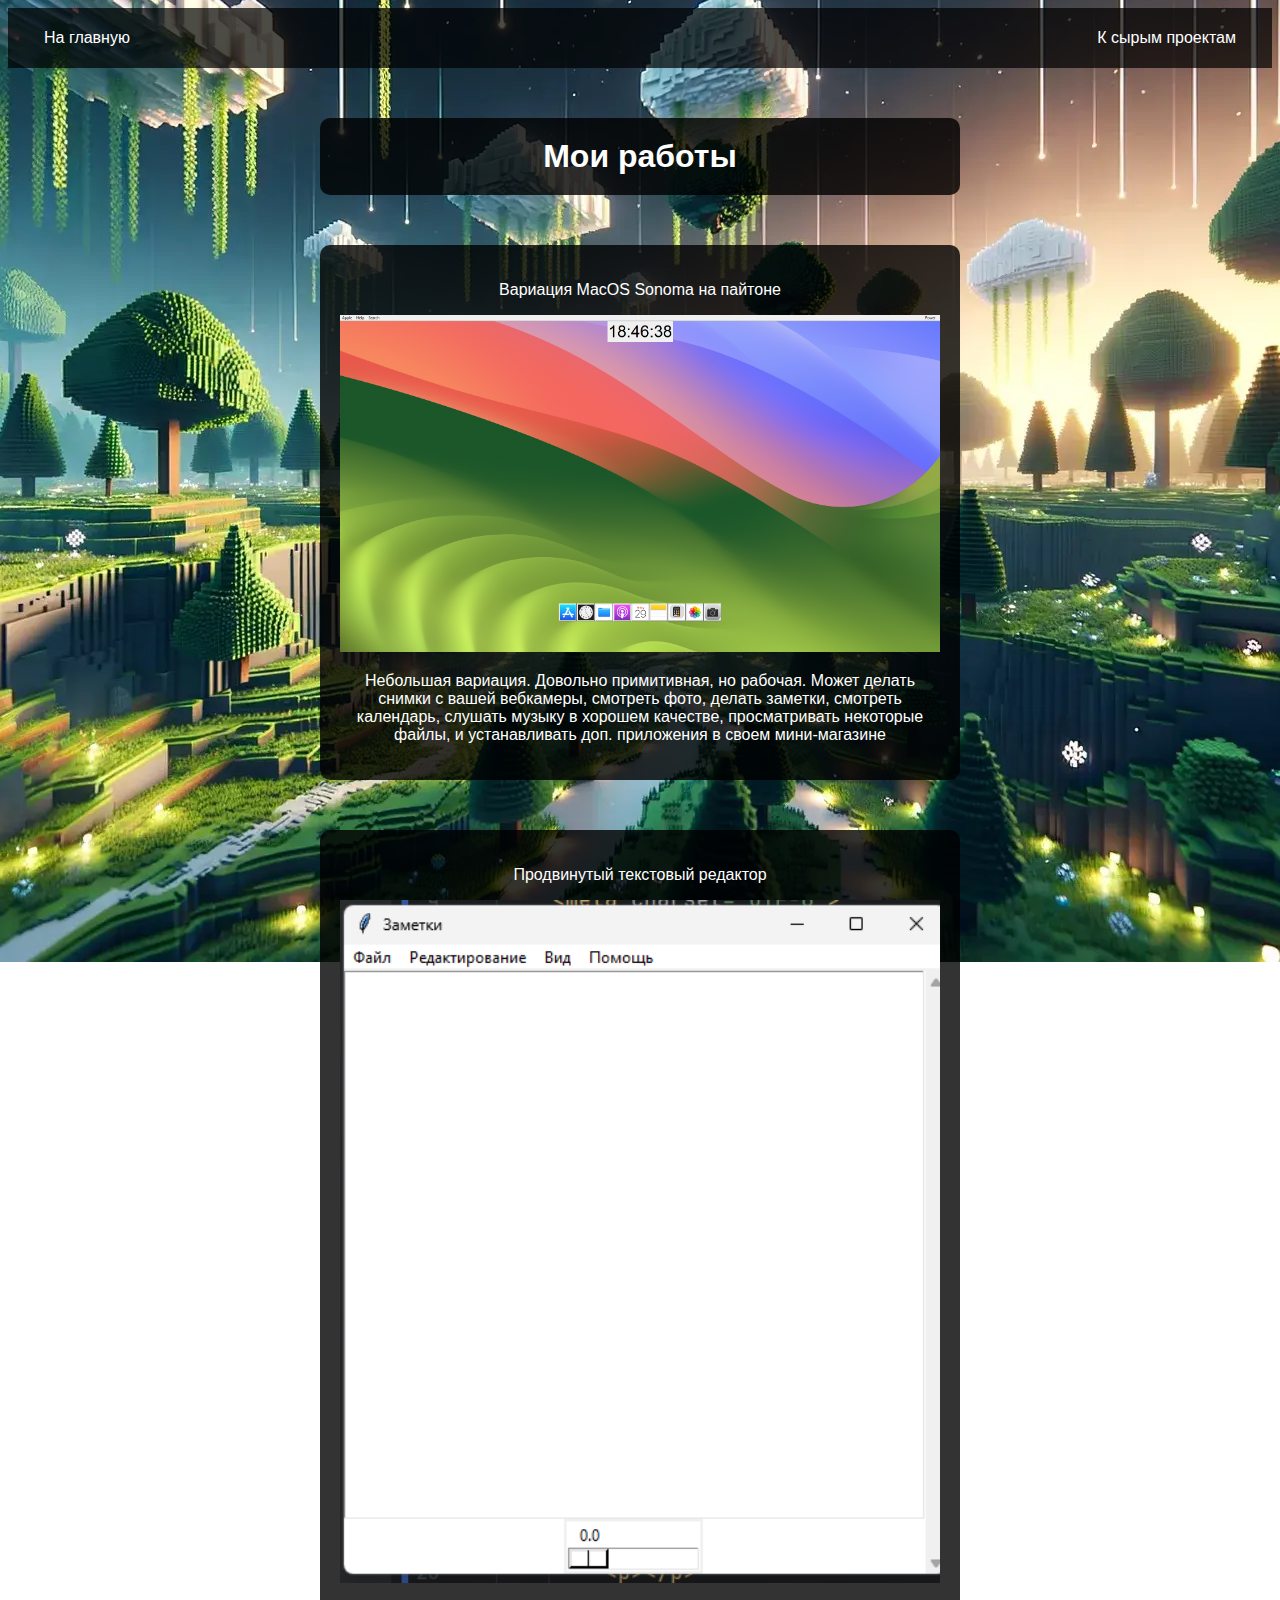
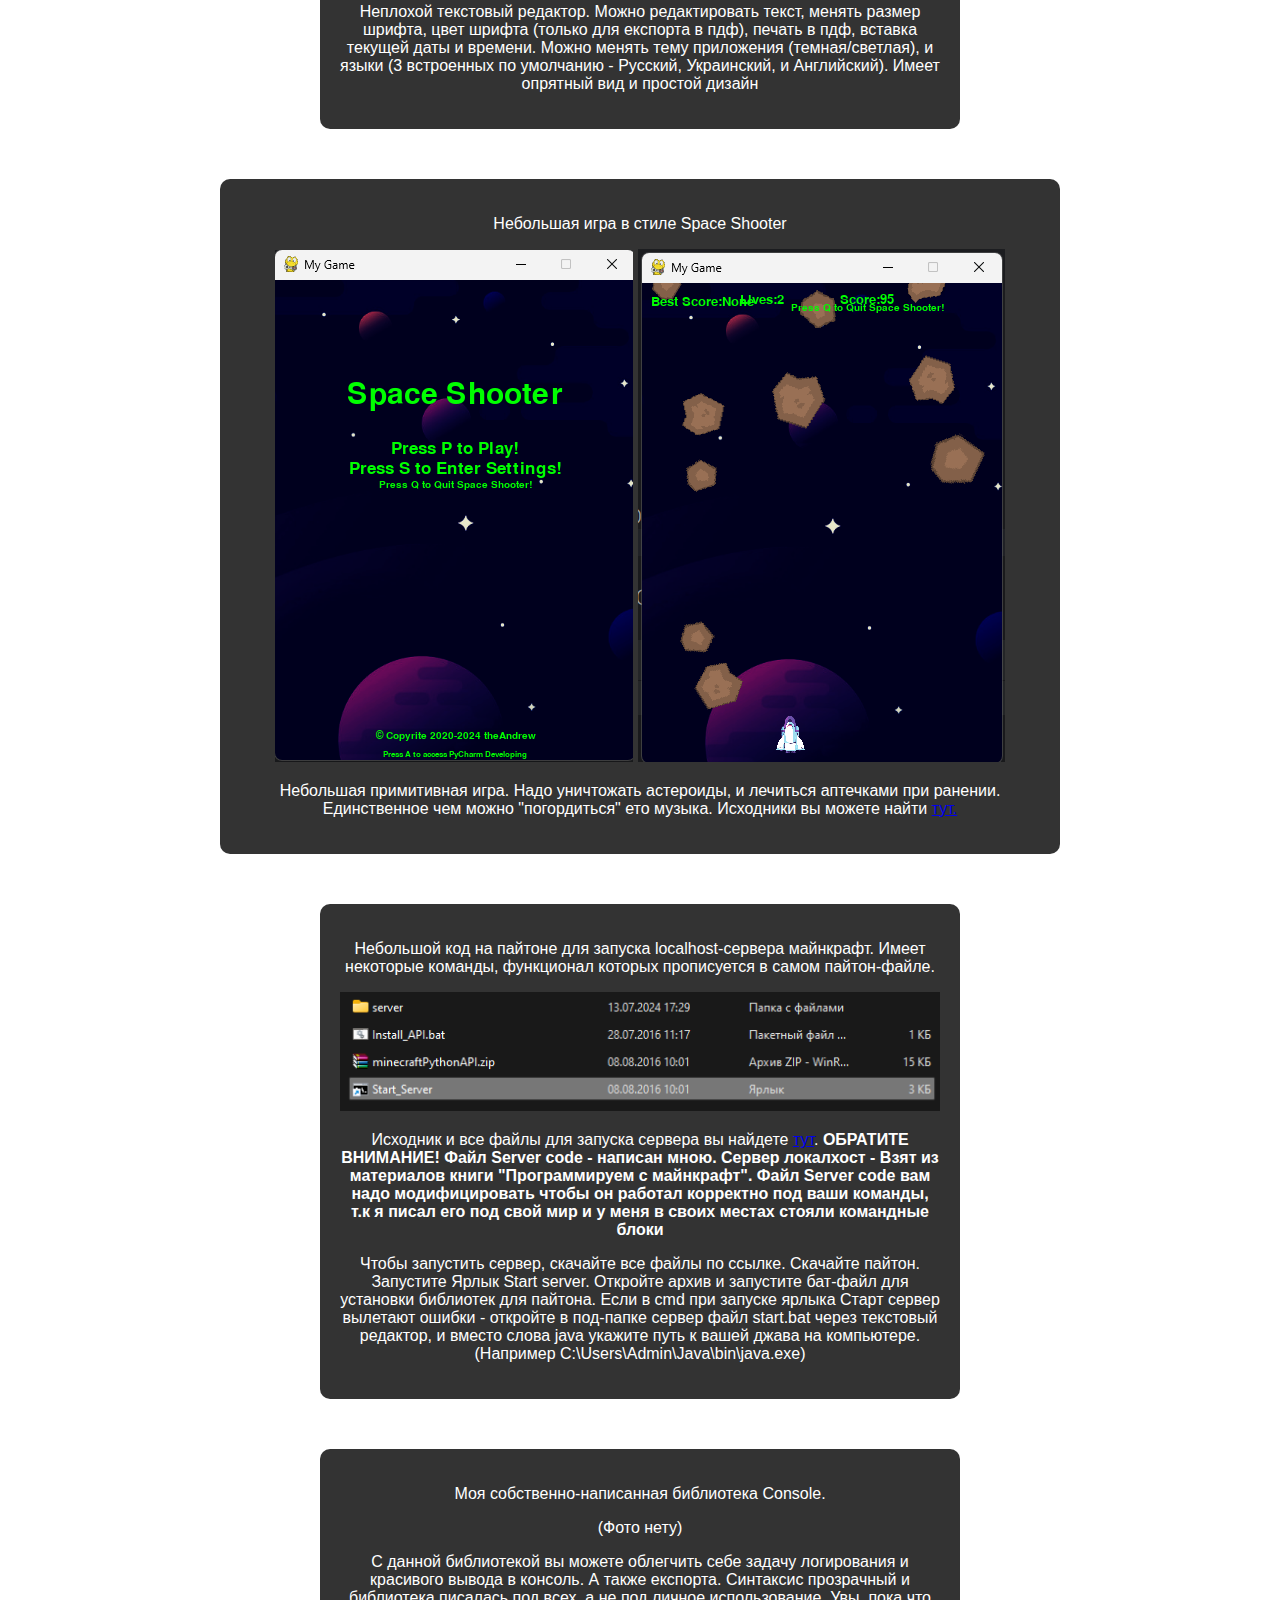
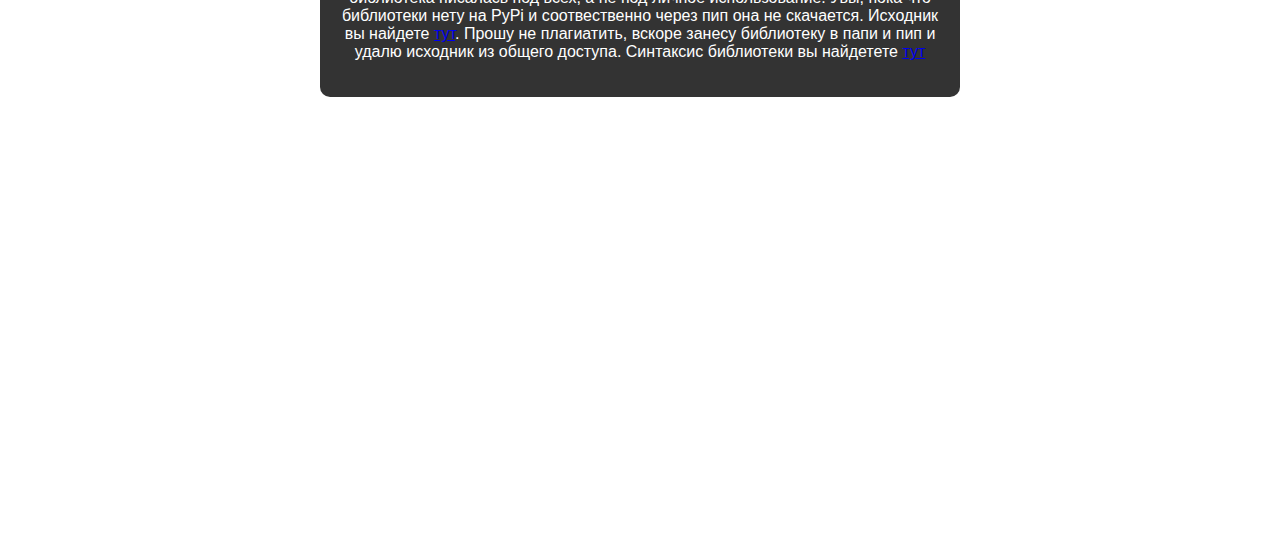
<file: index.html>
<!doctype html>
<html lang="en">
<head>
    <meta charset="UTF-8">
    <meta name="viewport"
          content="width=device-width, user-scalable=no, initial-scale=1.0, maximum-scale=1.0, minimum-scale=1.0">
    <meta http-equiv="X-UA-Compatible" content="ie=edge">
    <title>Portfolio</title>
    <link rel="stylesheet" href="css/style.css">
    <script>
        function back() {
            window.location.href = "../site/index.html";
        }
        function raw() {
                window.location.href = "../site/sub-s/raw.html";
            }
    </script>
</head>

<header>
    <button onclick="back()" class="main-button">На главную</button>
    <button onclick="raw()" class="main-button">К сырым проектам</button>

</header>

<body>
    <h1 class="box">Мои работы</h1>

    <div class="box">
        <p>Вариация MacOS Sonoma на пайтоне</p>
        <img src="assets/MacOS%20Sonoma.png" alt="MacOS Sonoma screenshot">
        <p>Небольшая вариация. Довольно примитивная, но рабочая. Может делать снимки с вашей вебкамеры, смотреть фото, делать заметки, смотреть календарь, слушать музыку в хорошем качестве, просматривать некоторые файлы, и устанавливать доп. приложения в своем мини-магазине</p>
    </div>

    <div class="box">
        <p>Продвинутый текстовый редактор</p>
        <img src="assets/Text%20editor.png" alt="Text editor screenshot">
        <p>Неплохой текстовый редактор. Можно редактировать текст, менять размер шрифта, цвет шрифта (только для експорта в пдф), печать в пдф, вставка текущей даты и времени. Можно менять тему приложения (темная/светлая), и языки (3 встроенных по умолчанию - Русский, Украинский, и Английский). Имеет опрятный вид и простой дизайн</p>
    </div>

    <div class="box2">
        <p>Небольшая игра в стиле Space Shooter</p>
        <img src="assets/SpaceShooter1.png" alt="SpaceShooter main screenshot screenshot">
        <img src="assets/SpaceShooter2.png" alt="SpaceShooter in-game screenshot screenshot">
        <p>Небольшая примитивная игра. Надо уничтожать астероиды, и лечиться аптечками при ранении. Единственное чем можно "погордиться" ето музыка. Исходники вы можете найти
            <a href="https://drive.google.com/drive/folders/14FF0SlbJstwngqoT28lo3hdzzs9Xg4GY?usp=sharing" target="_blank">тут.</a></p>
    </div>

    <div class="box">
        <p>Небольшой код на пайтоне для запуска localhost-сервера майнкрафт. Имеет некоторые команды, функционал которых прописуется в самом пайтон-файле. </p>
        <img src="assets/Server.png" alt="Minecraft server folder screenshot">
        <p>Исходник и все файлы для запуска сервера вы найдете
        <a href="https://drive.google.com/drive/folders/1GQemszBXviSUtaApQ8FzFtFw3yVMWDOv?usp=sharing" target="_blank">тут</a>. <b>ОБРАТИТЕ ВНИМАНИЕ! Файл Server code - написан мною. Сервер локалхост - Взят из материалов книги "Программируем с майнкрафт". Файл Server code вам надо модифицировать чтобы он работал корректно под ваши команды, т.к я писал его под свой мир и у меня в своих местах стояли командные блоки</b></p>
        <p>Чтобы запустить сервер, скачайте все файлы по ссылке. Скачайте пайтон. Запустите Ярлык Start server. Откройте архив и запустите бат-файл для установки библиотек для пайтона. Если в cmd при запуске ярлыка Старт сервер вылетают ошибки - откройте в под-папке сервер файл start.bat через текстовый редактор, и вместо слова java укажите путь к вашей джава на компьютере. (Например C:\Users\Admin\Java\bin\java.exe)</p>
    </div>

    <div class="box">
        <p>Моя собственно-написанная библиотека Console.</p>
        <p>(Фото нету)</p>
        <p>С данной библиотекой вы можете облегчить себе задачу логирования и красивого вывода в консоль. А также експорта. Синтаксис прозрачный и библиотека писалась под всех, а не под личное использование. Увы, пока что библиотеки нету на PyPi и соотвественно через пип она не скачается. Исходник вы найдете
            <a href="https://drive.google.com/drive/folders/1Yb7HHd3DkK2V3Wzm1shMFhGZo5BMMfzW?usp=sharing">тут</a>. Прошу не плагиатить, вскоре занесу библиотеку в папи и пип и удалю исходник из общего доступа. Синтаксис библиотеки вы найдетете
            <a href="sub-s/console-syntax.html" target="_blank">тут</a></p>
    </div>

</body>
</html>
</file>
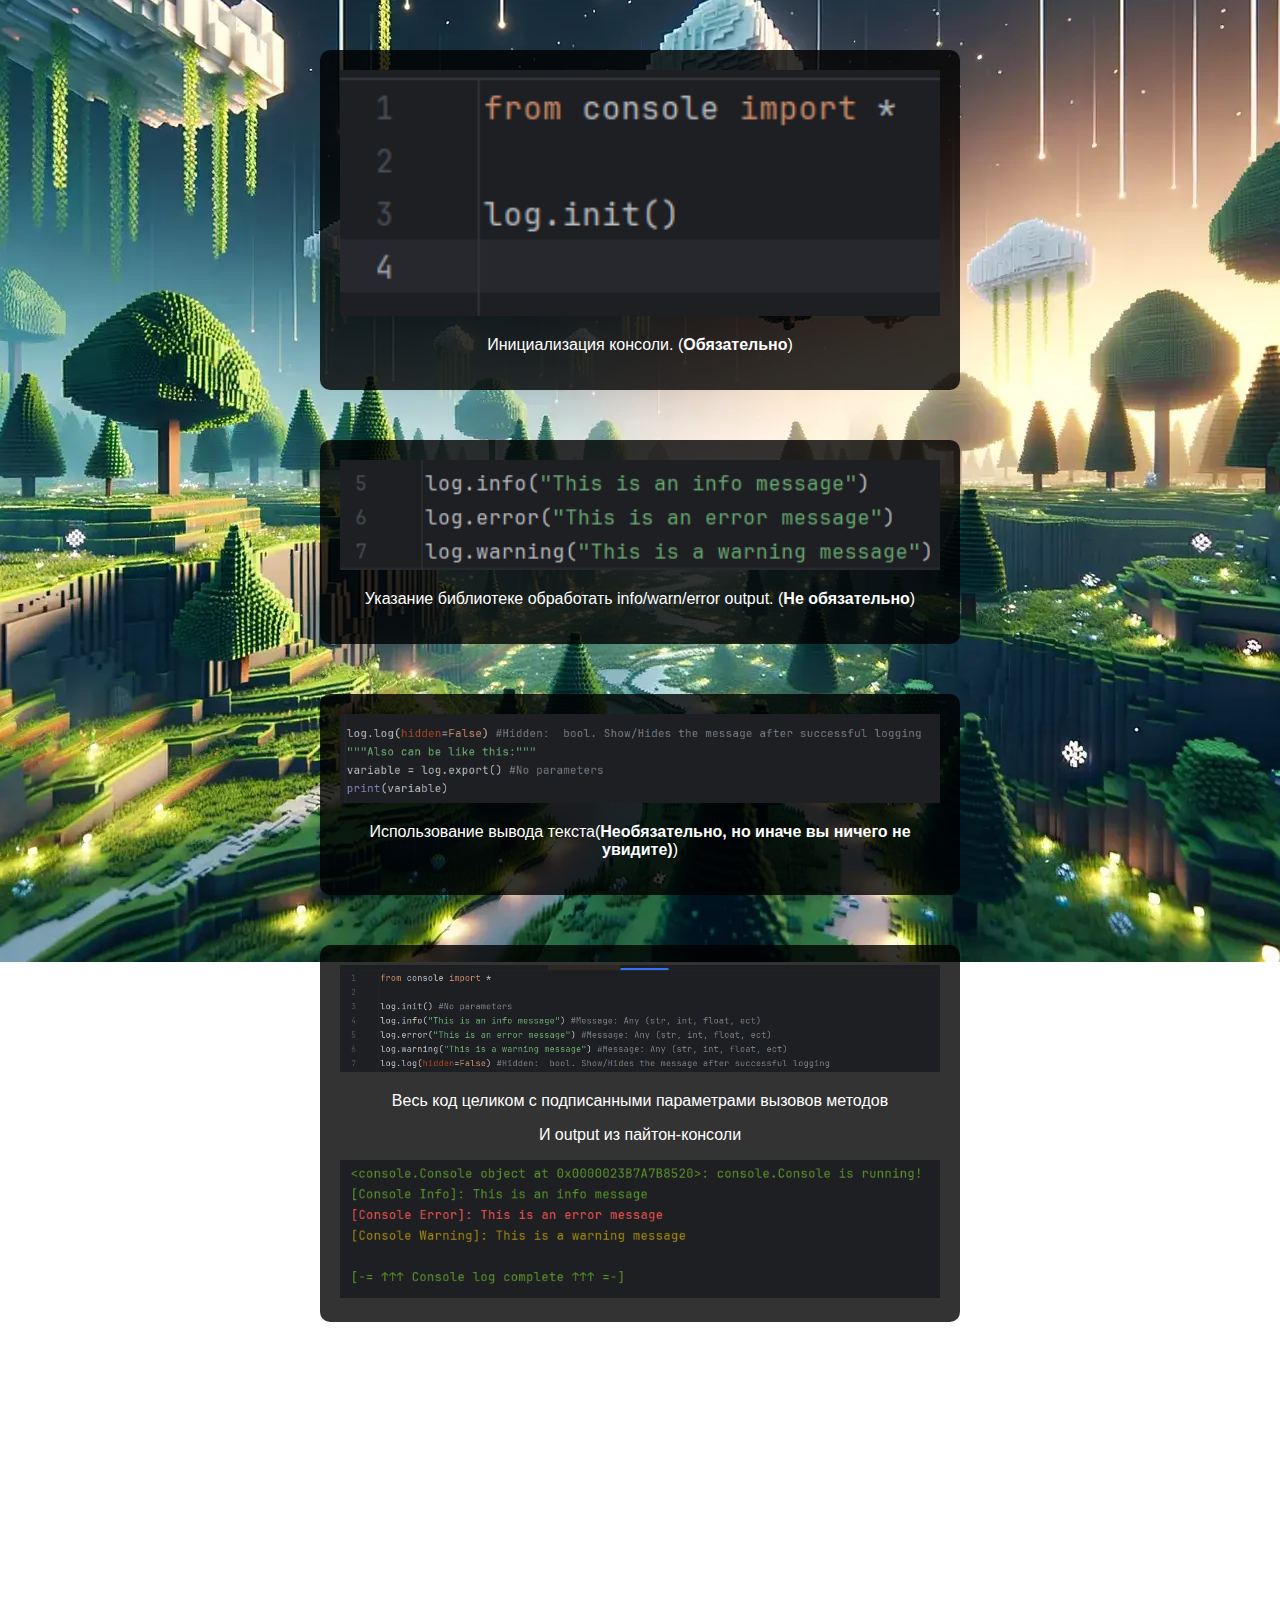
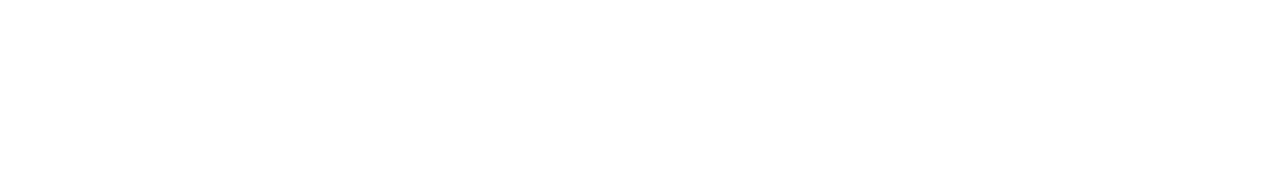
<file: sub-s/console-syntax.html>
<!doctype html>
<html lang="en">
<head>
    <meta charset="UTF-8">
    <meta name="viewport"
          content="width=device-width, user-scalable=no, initial-scale=1.0, maximum-scale=1.0, minimum-scale=1.0">
    <meta http-equiv="X-UA-Compatible" content="ie=edge">
    <title>Portfolio: Console syntax</title>
    <link rel="stylesheet" href="../css/style.css">
</head>
<body>
    <div class="box">
        <img src="../assets/console-syntax-init.png" alt="Console syntax 1 screenshot">
        <p>Инициализация консоли. (<b>Обязательно</b>)</p>
    </div>

    <div class="box">
        <img src="../assets/console-syntax-in.png" alt="Console syntax 2 screenshot">
        <p>Указание библиотеке обработать info/warn/error output. (<b>Не обязательно</b>)</p>
    </div>

    <div class="box">
        <img src="../assets/console-syntax-out.png" alt="Console syntax 3 screenshot">
        <p>Использование вывода текста(<b>Необязательно, но иначе вы ничего не увидите)</b>)</p>
    </div>

    <div class="box">
        <img src="../assets/console-syntax-all.png" alt="Console syntax 4 screenshot">
        <p>Весь код целиком с подписанными параметрами вызовов методов</p>
        <p>И output из пайтон-консоли</p>
        <img src="../assets/console-syntax-output.png" alt="Console syntax 5 screenshot">
    </div>
</body>
</html>
</file>
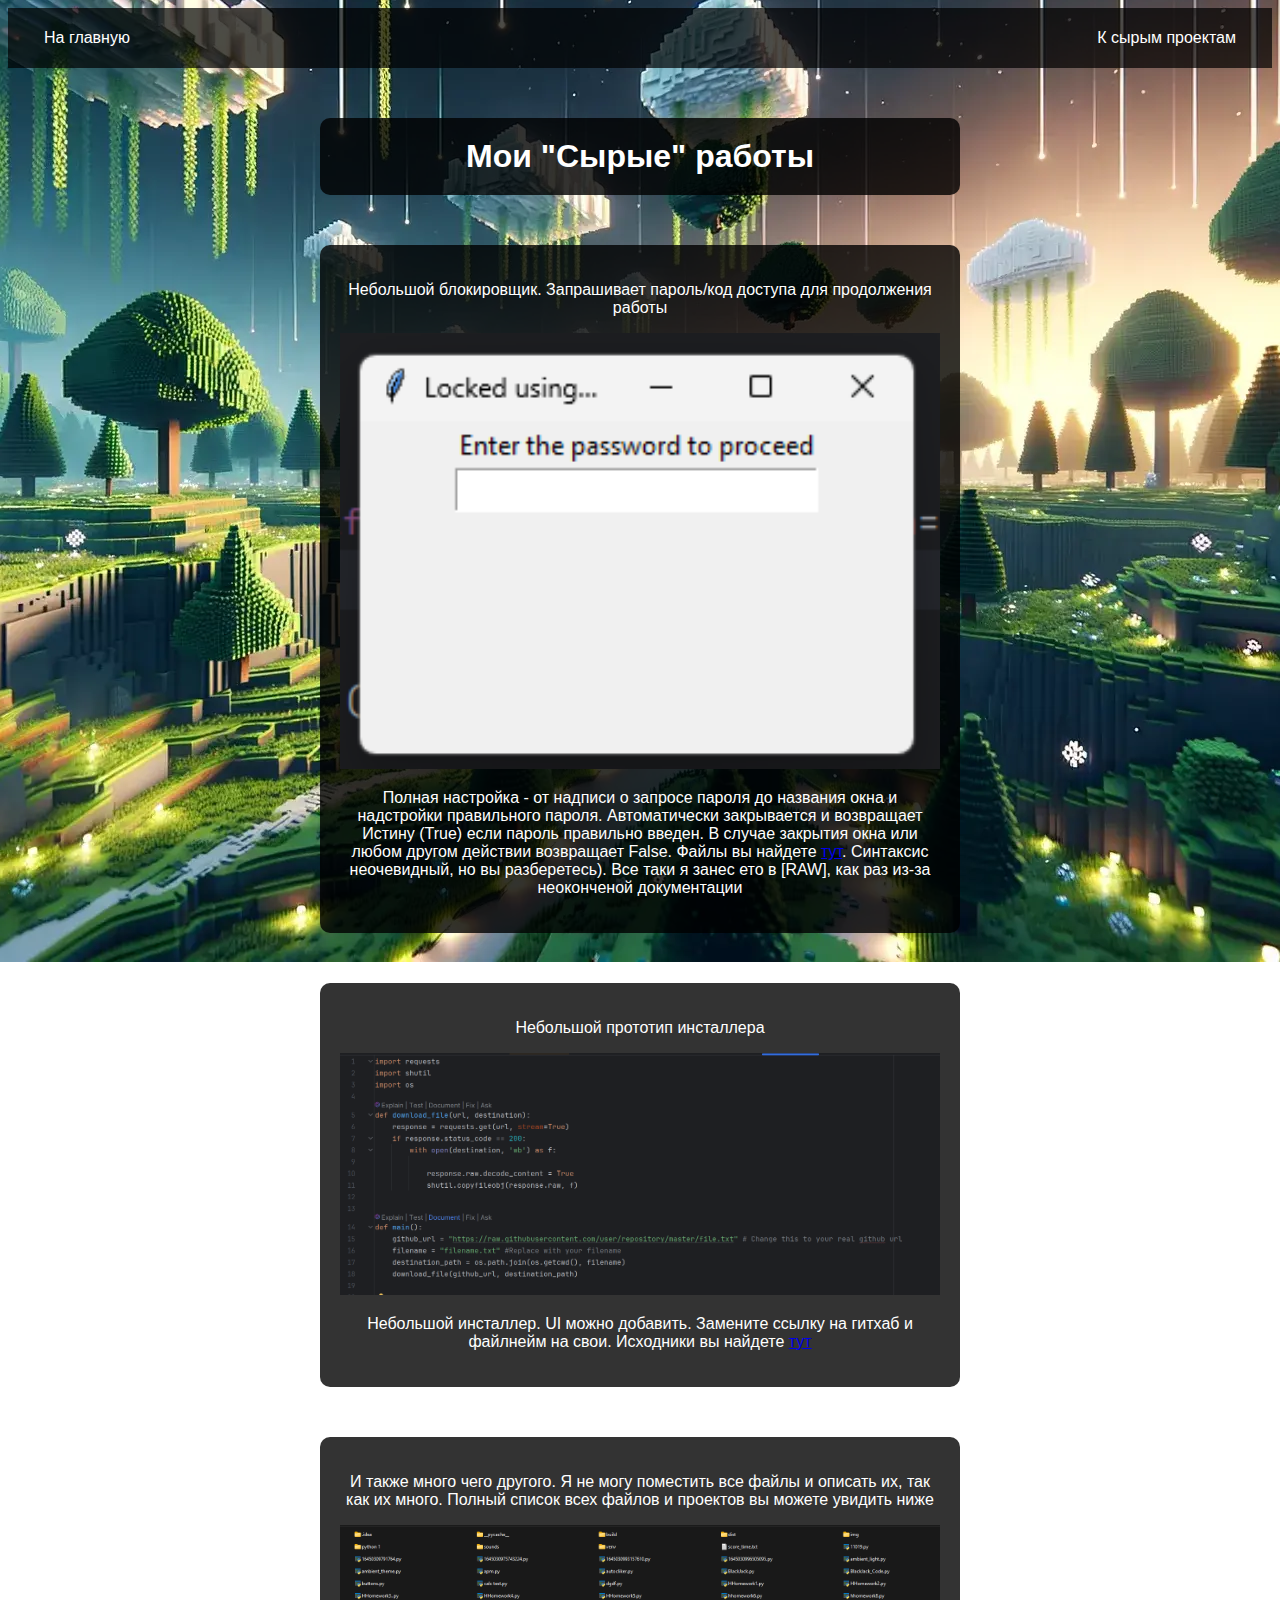
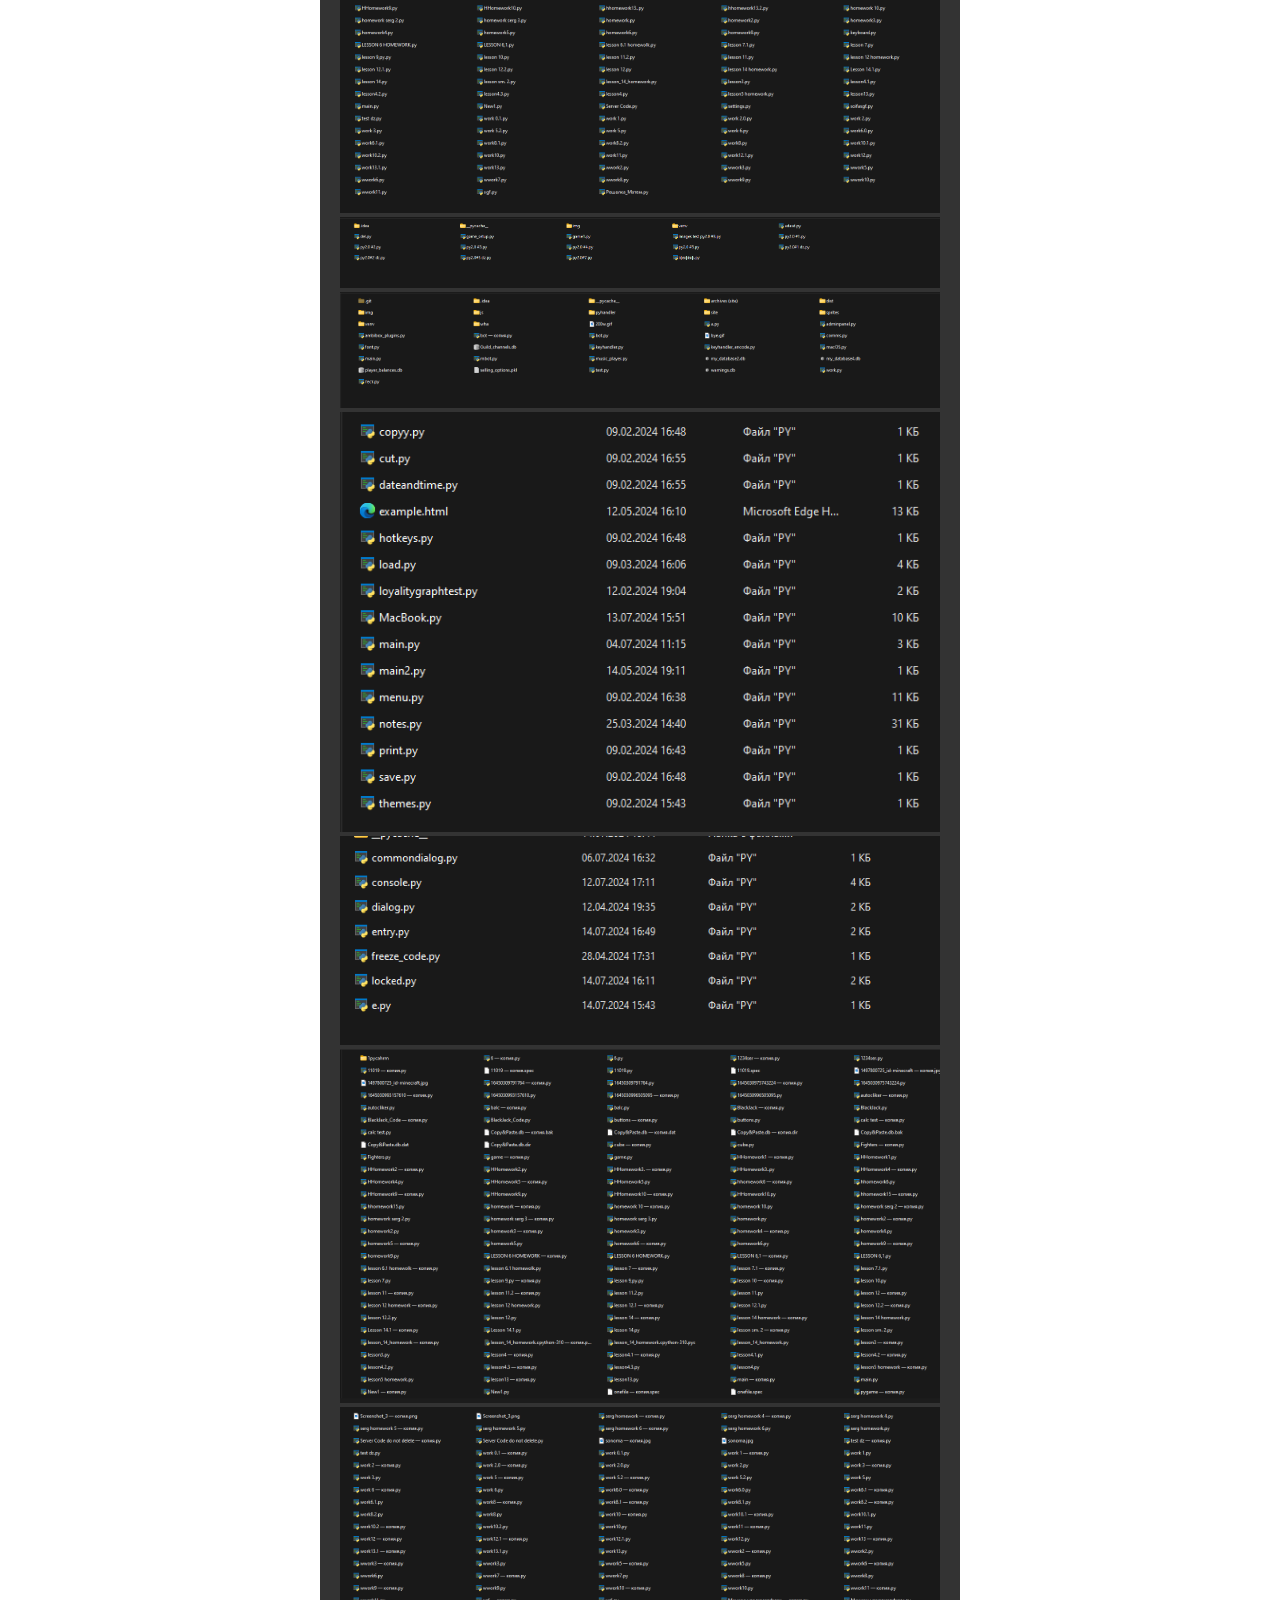
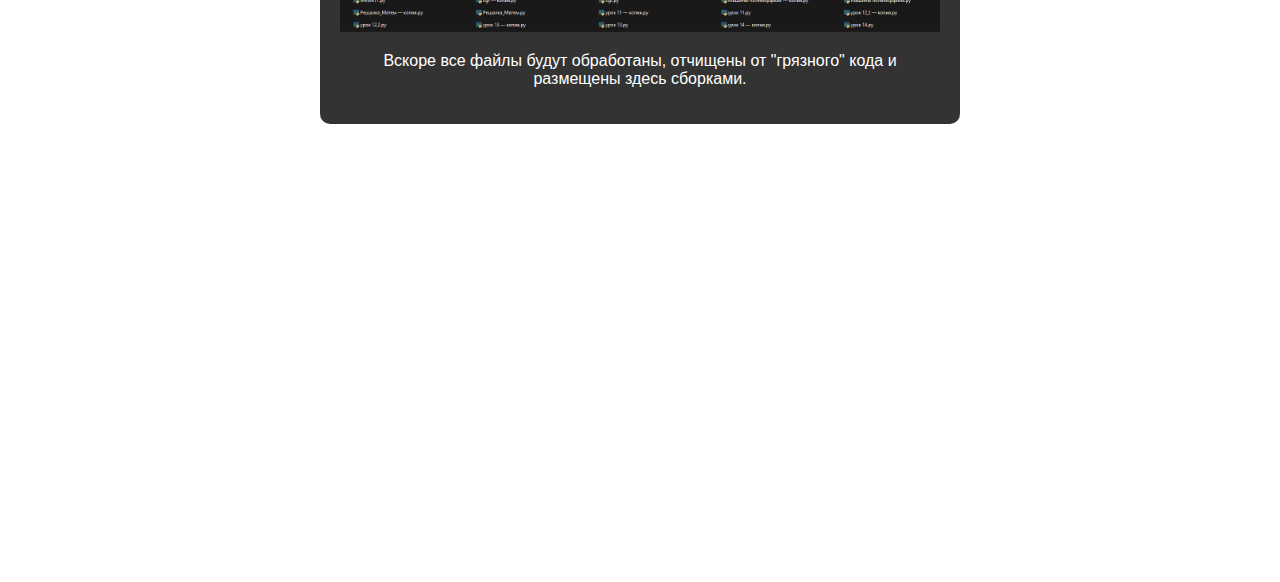
<file: sub-s/raw.html>
<!doctype html>
<html lang="en">
<head>
    <meta charset="UTF-8">
    <meta name="viewport"
          content="width=device-width, user-scalable=no, initial-scale=1.0, maximum-scale=1.0, minimum-scale=1.0">
    <meta http-equiv="X-UA-Compatible" content="ie=edge">
    <title>Portfolio: Raw</title>
        <link rel="stylesheet" href="../css/style.css">
    <script>
            function back() {
                window.location.href = "../site/index.html";
            }

            function raw() {
                window.location.href = "../site/sub-s/raw.html";
            }
        </script>
</head>

<header>
    <button onclick="back()" class="main-button">На главную</button>
    <button onclick="raw()" class="main-button">К сырым проектам</button>
</header>
<body>
    <h1 class="box">Мои "Сырые" работы</h1>
    <div class="box">
        <p>Небольшой блокировщик. Запрашивает пароль/код доступа для продолжения работы</p>
        <img src="../assets/%5BRAW%5DLocker.png" alt="Locker screenshot">
        <p>Полная настройка - от надписи о запросе пароля до названия окна и надстройки правильного пароля. Автоматически закрывается и возвращает Истину (True) если пароль правильно введен. В случае закрытия окна или любом другом действии возвращает False. Файлы вы найдете
            <a href="https://drive.google.com/drive/folders/1B93VzlnsJC8_1wFLHMH2iSbXweFnruDC?usp=sharing">тут</a>. Синтаксис неочевидный, но вы разберетесь). Все таки я занес ето в [RAW], как раз из-за неоконченой документации</p>
    </div>

    <div class="box">
        <p>Небольшой прототип инсталлера</p>
        <img src="../assets/%5BRAW%5DInstaller.png" alt="Installer code screenshot">
        <p>Небольшой инсталлер. UI можно добавить. Замените ссылку на гитхаб и файлнейм на свои. Исходники вы найдете
            <a href="https://drive.google.com/drive/folders/1vfjZVIklL2wJxjGbZPzKH3vPKKfB17N3?usp=sharing">тут</a>
        </p>
    </div>

    <div class="box">
        <p>И также много чего другого. Я не могу поместить все файлы и описать их, так как их много. Полный список всех файлов и проектов вы можете увидить ниже</p>
        <img src="../assets/all1.png" alt="all 1">
        <img src="../assets/all2.png" alt="all 2">
        <img src="../assets/all3.png" alt="all 3">
        <img src="../assets/all4.png" alt="all 4">
        <img src="../assets/all5.png" alt="all 5">
        <img src="../assets/all6.png" alt="all 6">
        <img src="../assets/all7.png" alt="all 7">
        <p>Вскоре все файлы будут обработаны, отчищены от "грязного" кода и размещены здесь сборками.</p>
    </div>
</body>
</html>
</file>
<file: css/style.css>
.box {
    font-family: "JetBrains Mono SemiBold", sans-serif;
    text-align: center;
    margin: 50px auto;
    padding: 20px;
    max-width: 600px;
    background: rgba(0, 0, 0, 0.8);
    border-radius: 10px;
    color: #fff;

}

.main-button:hover {
    background: #088888;
}

.main-button {
    background: transparent;
    border: none;
    color: #fff;
    margin: 0 10px;
    cursor: pointer;
    font-size: 16px;
}

header {
    display: flex;
    justify-content: space-between;
    align-items: center;
    padding: 20px;
    background: rgba(0, 0, 0, 0.7);
}


.box img {
    width: 100%; /* This will make the image take up 100% of the box's width */
    height: auto; /* This will maintain the aspect ratio of the image */
}

body {
    background: url('../assets/fon.webp') no-repeat center center fixed;
    padding-bottom: 400px;
}


.box2 {
    max-width: 800px;
    background: rgba(0, 0, 0, 0.8);
    border-radius: 10px;
    margin: 50px auto;
    padding: 20px;
    color: #fff;
    font-family: "JetBrains Mono SemiBold", sans-serif;
    text-align: center;
}


.box3 {
    max-width: 1500px;
    background: rgba(0, 0, 0, 0.8);
    border-radius: 10px;
    margin: 50px auto;
    padding: 20px;
    color: #fff;
    font-family: "JetBrains Mono SemiBold", sans-serif;
    text-align: center;
}
</file>
